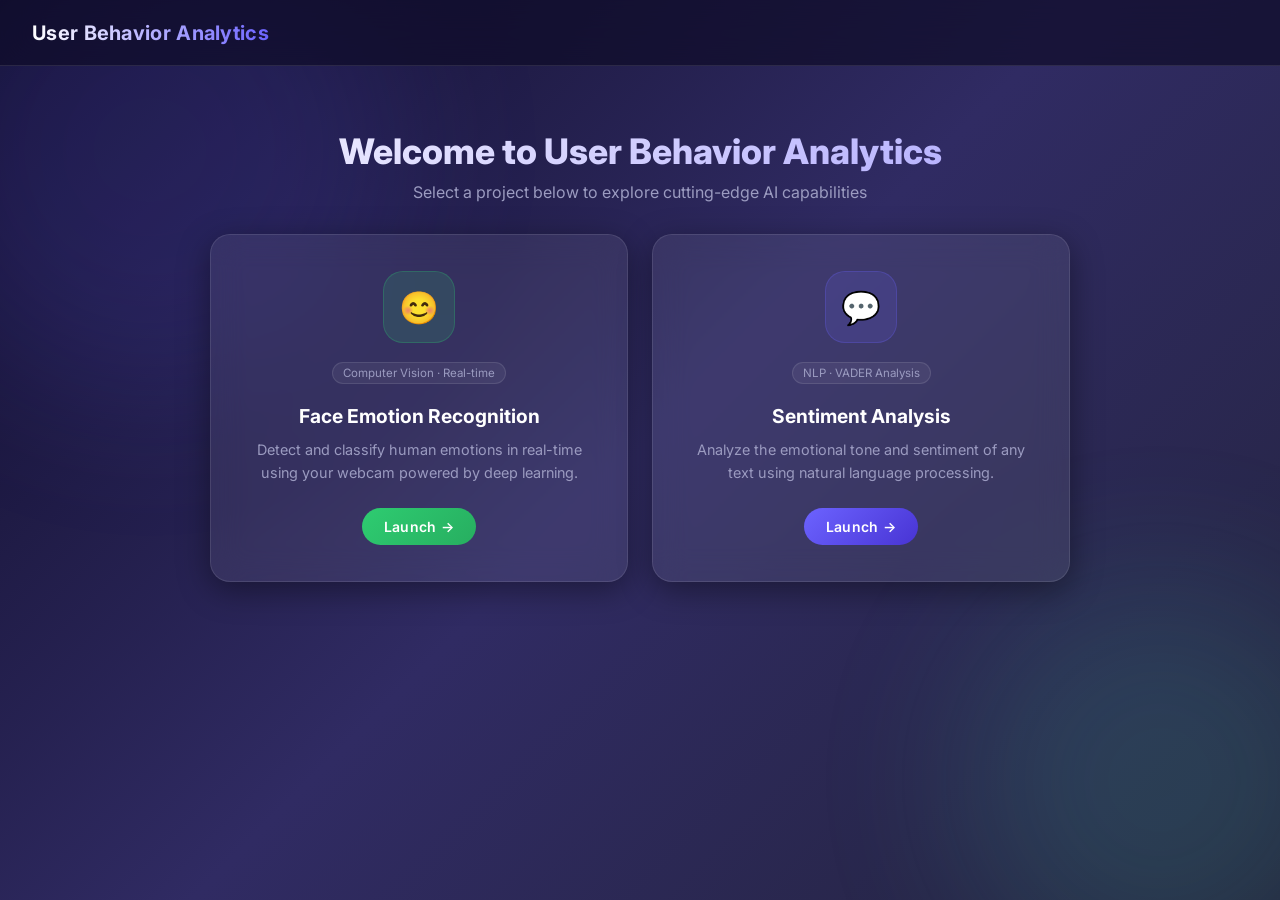
<file: templates/index.html>
<!DOCTYPE html>
<html lang="en">
<head>
  <meta charset="UTF-8"/>
  <meta name="viewport" content="width=device-width, initial-scale=1.0"/>
  <title>User Behavior</title>
  <link rel="stylesheet" href="/static/style.css"/>
</head>
<body>

<header>
  <h1>User Behavior Analytics</h1>
</header>

<main>
  <div class="hero">
    <h2>Welcome to User Behavior Analytics</h2>
    <p>Select a project below to explore cutting-edge AI capabilities</p>
  </div>

  <div class="project-grid">

    <div class="project-card" onclick="location.href='/emotion'">
      <div class="icon-wrap icon-green">😊</div>
      <div class="tag">Computer Vision · Real-time</div>
      <h3>Face Emotion Recognition</h3>
      <p>Detect and classify human emotions in real-time using your webcam powered by deep learning.</p>
      <a href="/emotion" class="btn btn-success">Launch →</a>
    </div>

    <div class="project-card" onclick="location.href='/sentiment'">
      <div class="icon-wrap icon-blue">💬</div>
      <div class="tag">NLP · VADER Analysis</div>
      <h3>Sentiment Analysis</h3>
      <p>Analyze the emotional tone and sentiment of any text using natural language processing.</p>
      <a href="/sentiment" class="btn btn-primary">Launch →</a>
    </div>

  </div>
</main>
</body>
</html>
</file>
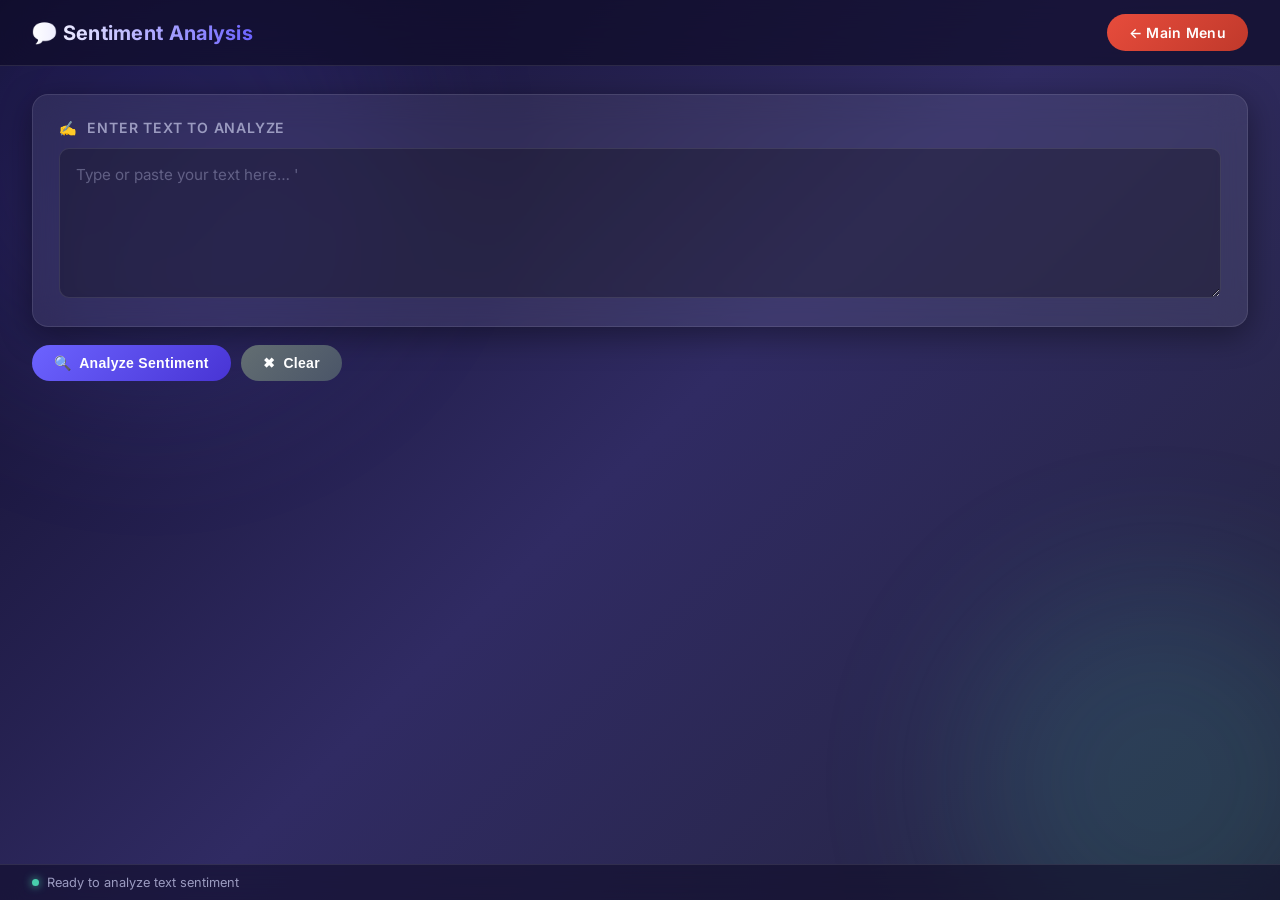
<file: templates/sentiment.html>
<!DOCTYPE html>
<html lang="en">
<head>
  <meta charset="UTF-8"/>
  <meta name="viewport" content="width=device-width, initial-scale=1.0"/>
  <title>Sentiment Analysis</title>
  <link rel="stylesheet" href="/static/style.css"/>
  <style>
    /* ── Face Card ───────────────────────────────────────────── */
    .face-card {
      display: flex;
      flex-direction: column;
      align-items: center;
      justify-content: center;
      gap: 12px;
      padding: 24px 16px;
      background: var(--glass);
      border: 1px solid var(--border);
      border-radius: var(--radius);
      backdrop-filter: blur(16px);
    }

    .face-svg-wrap {
      position: relative;
      width: 150px;
      height: 150px;
    }
    .face-svg-wrap svg {
      width: 100%;
      height: 100%;
      overflow: visible;
    }

    /* Smooth SVG transitions */
    #fc { transition: fill .55s ease, stroke .55s ease; }
    #fm { transition: d .55s cubic-bezier(.4,0,.2,1); }
    #fbl, #fbr { transition: d .45s cubic-bezier(.4,0,.2,1); }
    #fel, #fer { transition: ry .4s ease, cy .4s ease; }

    /* Glow ring behind face */
    .face-glow-ring {
      position: absolute;
      inset: -10px;
      border-radius: 50%;
      transition: box-shadow .55s ease;
      pointer-events: none;
    }

    .face-emotion-label {
      font-size: .72rem;
      font-weight: 700;
      text-transform: uppercase;
      letter-spacing: 1.2px;
      color: var(--muted);
    }
    .face-emotion-value {
      font-size: 1.15rem;
      font-weight: 800;
      transition: color .4s ease;
      text-align: center;
    }

    /* Bounce animation when face changes */
    @keyframes facePop {
      0%   { transform: scale(1); }
      40%  { transform: scale(1.12); }
      70%  { transform: scale(0.95); }
      100% { transform: scale(1); }
    }
    .face-pop { animation: facePop .45s ease; }

    /* ── Emotion chips ─────────────────────────────────────── */
    .emotion-chips {
      display: flex;
      flex-wrap: wrap;
      gap: 6px;
      margin-top: 6px;
    }
    .chip {
      display: inline-flex;
      align-items: center;
      gap: 5px;
      padding: 4px 11px;
      border-radius: 50px;
      font-size: .76rem;
      font-weight: 600;
      border: 1px solid rgba(255,255,255,.1);
      background: rgba(255,255,255,.06);
      color: var(--text);
      animation: fadeUp .3s ease;
    }
    .chip-dot { width: 7px; height: 7px; border-radius: 50%; flex-shrink:0; }
    .chip-count { opacity: .55; font-size: .7rem; }

    /* ── 3-col results grid ────────────────────────────────── */
    .results-grid {
      display: grid;
      grid-template-columns: 190px 1fr 1fr;
      gap: 20px;
      align-items: start;
    }
    @media (max-width: 820px) {
      .results-grid { grid-template-columns: 1fr; }
    }
  </style>
</head>
<body>

<header>
  <h1>💬 Sentiment Analysis</h1>
  <a href="/" class="btn btn-danger">← Main Menu</a>
</header>

<main>
  <div class="sentiment-layout">

    <!-- Input -->
    <div class="card input-card">
      <label for="textInput">✍️ &nbsp;Enter text to analyze</label>
      <textarea id="textInput"
        placeholder="Type or paste your text here… '"></textarea>
    </div>

    <!-- Buttons -->
    <div class="btn-row">
      <button class="btn btn-primary" onclick="analyze()">🔍 &nbsp;Analyze Sentiment</button>
      <button class="btn btn-gray"    onclick="clearAll()">✖ &nbsp;Clear</button>
    </div>

    <!-- Results -->
    <div class="card results-card" id="resultsCard">
      <div class="card-title">📊 &nbsp;Analysis Results</div>

      <div class="results-grid">

        <!-- Col 1: Animated Face -->
        <div class="face-card">
          <div class="face-svg-wrap" id="faceSvgWrap">
            <div class="face-glow-ring" id="faceGlowRing"></div>
            <svg viewBox="0 0 100 100" xmlns="http://www.w3.org/2000/svg">
              <!-- Head circle -->
              <circle id="fc" cx="50" cy="50" r="44"
                fill="#95a5a6" stroke="#7f8c8d" stroke-width="2.5"/>
              <!-- Cheeks (blush) -->
              <ellipse id="fck-l" cx="28" cy="58" rx="8" ry="5"
                fill="rgba(255,150,150,0)" style="transition:fill .5s"/>
              <ellipse id="fck-r" cx="72" cy="58" rx="8" ry="5"
                fill="rgba(255,150,150,0)" style="transition:fill .5s"/>
              <!-- Left eye -->
              <ellipse id="fel" cx="35" cy="40" rx="5" ry="6" fill="#2c3e50"/>
              <!-- Right eye -->
              <ellipse id="fer" cx="65" cy="40" rx="5" ry="6" fill="#2c3e50"/>
              <!-- Left pupil shine -->
              <circle cx="33" cy="38" r="1.5" fill="white" opacity=".7"/>
              <circle cx="63" cy="38" r="1.5" fill="white" opacity=".7"/>
              <!-- Left eyebrow -->
              <path id="fbl" d="M28,30 Q35,28 42,30"
                fill="none" stroke="#2c3e50" stroke-width="2.5" stroke-linecap="round"/>
              <!-- Right eyebrow -->
              <path id="fbr" d="M58,30 Q65,28 72,30"
                fill="none" stroke="#2c3e50" stroke-width="2.5" stroke-linecap="round"/>
              <!-- Mouth -->
              <path id="fm" d="M35,66 Q50,68 65,66"
                fill="none" stroke="#2c3e50" stroke-width="3" stroke-linecap="round"/>
              <!-- Sweat drop (hidden by default) -->
              <ellipse id="fsweat" cx="78" cy="30" rx="3" ry="4.5"
                fill="#7fb3d3" opacity="0" style="transition:opacity .4s"/>
            </svg>
          </div>
          <div class="face-emotion-label">Detected Emotion</div>
          <div class="face-emotion-value" id="faceEmotionValue" style="color:var(--muted)">—</div>
        </div>

        <!-- Col 2: Scores + Chips -->
        <div>
          <div class="score-row">
            <span class="score-label">Overall Sentiment</span>
            <span id="overallBadge" class="overall-badge">—</span>
          </div>
          <div class="score-row">
            <span class="score-label">Positive</span>
            <span class="score-value" id="posVal" style="color:var(--positive)">—</span>
          </div>
          <div class="score-row">
            <span class="score-label">Neutral</span>
            <span class="score-value" id="neuVal" style="color:var(--neutral)">—</span>
          </div>
          <div class="score-row">
            <span class="score-label">Negative</span>
            <span class="score-value" id="negVal" style="color:var(--negative)">—</span>
          </div>
          <div class="score-row">
            <span class="score-label">Compound</span>
            <span class="score-value" id="compVal" style="color:var(--accent)">—</span>
          </div>

          <div style="margin-top:16px">
            <div class="card-title" style="margin-bottom:8px">Detected Emotions</div>
            <div class="emotion-chips" id="emotionChips">
              <span style="color:var(--muted);font-size:.82rem">—</span>
            </div>
          </div>
        </div>

        <!-- Col 3: Bar chart -->
        <div>
          <div class="card-title">Distribution</div>
          <div class="bar-chart">
            <div class="bar-item">
              <div class="bar-item-label">
                <span>😊 Positive</span><span id="posBar">0%</span>
              </div>
              <div class="bar-track">
                <div class="bar-fill bar-pos" id="posBarFill"></div>
              </div>
            </div>
            <div class="bar-item">
              <div class="bar-item-label">
                <span>😐 Neutral</span><span id="neuBar">0%</span>
              </div>
              <div class="bar-track">
                <div class="bar-fill bar-neu" id="neuBarFill"></div>
              </div>
            </div>
            <div class="bar-item">
              <div class="bar-item-label">
                <span>😞 Negative</span><span id="negBar">0%</span>
              </div>
              <div class="bar-track">
                <div class="bar-fill bar-neg" id="negBarFill"></div>
              </div>
            </div>
          </div>
        </div>

      </div>
    </div>

  </div>
</main>

<footer id="statusBar">Ready to analyze text sentiment</footer>

<script>
const FACES = {
  // ── Very Happy / Excited ──────────────────────────────────
  excited: {
    fill:'#f5c842', stroke:'#d4a800', glow:'rgba(245,200,66,.55)',
    mouth:'M28,64 Q50,84 72,64',
    browL:'M28,28 Q35,23 42,28', browR:'M58,28 Q65,23 72,28',
    eyeRy:7, eyeCy:40, cheek:'rgba(255,120,120,.25)', sweat:0,
    label:'Very Happy 😄'
  },
  // ── Happy ─────────────────────────────────────────────────
  happy: {
    fill:'#f5c842', stroke:'#d4a800', glow:'rgba(245,200,66,.45)',
    mouth:'M32,65 Q50,79 68,65',
    browL:'M28,30 Q35,26 42,30', browR:'M58,30 Q65,26 72,30',
    eyeRy:6, eyeCy:40, cheek:'rgba(255,120,120,.18)', sweat:0,
    label:'Happy 😊'
  },
  // ── Sad / Disappointed ────────────────────────────────────
  sad: {
    fill:'#7fb3d3', stroke:'#4a90c4', glow:'rgba(127,179,211,.5)',
    mouth:'M33,72 Q50,61 67,72',
    browL:'M28,33 Q35,37 42,33', browR:'M58,33 Q65,37 72,33',
    eyeRy:5, eyeCy:41, cheek:'rgba(0,0,0,0)', sweat:0,
    label:'Sad 😢'
  },
  // ── Angry / Frustrated ────────────────────────────────────
  angry: {
    fill:'#e74c3c', stroke:'#a93226', glow:'rgba(231,76,60,.55)',
    mouth:'M32,71 Q50,61 68,71',
    browL:'M27,35 Q35,27 43,33', browR:'M57,33 Q65,27 73,35',
    eyeRy:5, eyeCy:41, cheek:'rgba(0,0,0,0)', sweat:0,
    label:'Angry 😠'
  },
  // ── Fearful / Anxious ─────────────────────────────────────
  fearful: {
    fill:'#f39c12', stroke:'#b7770d', glow:'rgba(243,156,18,.5)',
    mouth:'M37,68 Q50,64 63,68',
    browL:'M28,31 Q35,26 42,31', browR:'M58,31 Q65,26 72,31',
    eyeRy:8, eyeCy:39, cheek:'rgba(0,0,0,0)', sweat:.9,
    label:'Fearful 😨'
  },
  // ── Surprised ────────────────────────────────────────────
  surprised: {
    fill:'#9b59b6', stroke:'#6c3483', glow:'rgba(155,89,182,.5)',
    mouth:'M40,62 Q50,76 60,62',
    browL:'M28,27 Q35,21 42,27', browR:'M58,27 Q65,21 72,27',
    eyeRy:9, eyeCy:38, cheek:'rgba(0,0,0,0)', sweat:0,
    label:'Surprised 😲'
  },
  // ── Disgusted ────────────────────────────────────────────
  disgusted: {
    fill:'#8e44ad', stroke:'#5b2c6f', glow:'rgba(142,68,173,.5)',
    mouth:'M33,69 Q50,60 67,69',
    browL:'M28,33 Q35,30 42,33', browR:'M58,33 Q65,30 72,33',
    eyeRy:4, eyeCy:41, cheek:'rgba(0,0,0,0)', sweat:0,
    label:'Disgusted 🤢'
  },
  // ── Neutral ──────────────────────────────────────────────
  neutral: {
    fill:'#95a5a6', stroke:'#717d7e', glow:'rgba(149,165,166,.4)',
    mouth:'M35,66 Q50,68 65,66',
    browL:'M28,30 Q35,28 42,30', browR:'M58,30 Q65,28 72,30',
    eyeRy:6, eyeCy:40, cheek:'rgba(0,0,0,0)', sweat:0,
    label:'Neutral 😐'
  },
  // ── Bored ────────────────────────────────────────────────
  bored: {
    fill:'#bdc3c7', stroke:'#95a5a6', glow:'rgba(189,195,199,.35)',
    mouth:'M35,67 Q50,65 65,67',
    browL:'M28,31 Q35,30 42,31', browR:'M58,31 Q65,30 72,31',
    eyeRy:3, eyeCy:41, cheek:'rgba(0,0,0,0)', sweat:0,
    label:'Bored 😑'
  },
  // ── Loved ────────────────────────────────────────────────
  loved: {
    fill:'#e91e8c', stroke:'#ad1457', glow:'rgba(233,30,140,.5)',
    mouth:'M30,64 Q50,80 70,64',
    browL:'M28,29 Q35,25 42,29', browR:'M58,29 Q65,25 72,29',
    eyeRy:6, eyeCy:40, cheek:'rgba(255,100,180,.3)', sweat:0,
    label:'Loved 🥰'
  },
  // ── Fearless / Confident ─────────────────────────────────
  fearless: {
    fill:'#1abc9c', stroke:'#148f77', glow:'rgba(26,188,156,.5)',
    mouth:'M32,65 Q50,78 68,65',
    browL:'M28,30 Q35,26 42,30', browR:'M58,30 Q65,26 72,30',
    eyeRy:6, eyeCy:40, cheek:'rgba(0,0,0,0)', sweat:0,
    label:'Confident 😎'
  }
};

/* ── Emotion category → face key ─────────────────────────── */
const EMO_TO_FACE = {
  happy:'happy', sad:'sad', angry:'angry', fearful:'fearful',
  surprise:'surprised', disgusted:'disgusted', neutral:'neutral',
  excited:'excited', bored:'bored', fearless:'fearless',
  alone:'sad', loved:'loved', attached:'loved', free:'fearless',
  adequate:'neutral', focused:'fearless', independent:'fearless',
  powerless:'sad', belittled:'sad', demoralized:'sad',
  cheated:'angry', hated:'sad', embarrassed:'fearful',
  anxious:'fearful', lustful:'excited', obsessed:'excited',
  apathetic:'bored', average:'neutral', esteemed:'happy',
  codependent:'sad', safe:'happy', lost:'sad', derailed:'sad',
  burdened:'angry', entitled:'angry', ecstatic:'excited',
  singled:'sad', safe:'happy'
};

/* ── Chip colors ─────────────────────────────────────────── */
const CHIP_COLOR = {
  happy:'#f5c842', sad:'#7fb3d3', angry:'#e74c3c', fearful:'#f39c12',
  surprise:'#9b59b6', disgusted:'#8e44ad', neutral:'#95a5a6',
  excited:'#2ecc71', bored:'#bdc3c7', fearless:'#1abc9c',
  alone:'#7fb3d3', loved:'#e91e8c', attached:'#e91e8c',
  free:'#1abc9c', adequate:'#3498db', focused:'#3498db',
  independent:'#1abc9c', powerless:'#e74c3c', belittled:'#e74c3c',
  demoralized:'#e74c3c', cheated:'#e74c3c', hated:'#e74c3c',
  embarrassed:'#f39c12', anxious:'#f39c12', lustful:'#e91e8c',
  obsessed:'#9b59b6', apathetic:'#95a5a6', average:'#95a5a6',
  esteemed:'#2ecc71', codependent:'#f39c12', safe:'#2ecc71',
  lost:'#7fb3d3', derailed:'#e74c3c', burdened:'#f39c12',
  entitled:'#e74c3c', ecstatic:'#2ecc71', singled:'#f39c12'
};

/* ── Apply face ──────────────────────────────────────────── */
function applyFace(key) {
  const f = FACES[key] || FACES.neutral;

  document.getElementById('fc').setAttribute('fill',   f.fill);
  document.getElementById('fc').setAttribute('stroke', f.stroke);
  document.getElementById('fm').setAttribute('d',      f.mouth);
  document.getElementById('fbl').setAttribute('d',     f.browL);
  document.getElementById('fbr').setAttribute('d',     f.browR);
  document.getElementById('fel').setAttribute('ry',    f.eyeRy);
  document.getElementById('fer').setAttribute('ry',    f.eyeRy);
  document.getElementById('fel').setAttribute('cy',    f.eyeCy);
  document.getElementById('fer').setAttribute('cy',    f.eyeCy);
  document.getElementById('fck-l').setAttribute('fill', f.cheek);
  document.getElementById('fck-r').setAttribute('fill', f.cheek);
  document.getElementById('fsweat').style.opacity = f.sweat;
  document.getElementById('faceGlowRing').style.boxShadow = `0 0 30px 10px ${f.glow}`;

  const val = document.getElementById('faceEmotionValue');
  val.textContent = f.label;
  val.style.color = f.stroke;

  // Pop animation
  const wrap = document.getElementById('faceSvgWrap');
  wrap.classList.remove('face-pop');
  void wrap.offsetWidth; // reflow
  wrap.classList.add('face-pop');
}

/* ── Pick face from compound + NLTK emotions ─────────────── */
function pickFace(compound, emos, topEmo) {
  // 1. Strong compound → direct mapping
  if (compound >= 0.7)  return 'excited';
  if (compound >= 0.3)  return 'happy';
  if (compound >= 0.05) return 'happy';
  if (compound <= -0.7) {
    // Check if angry-type emotions dominate
    const angryScore = (emos.angry||0) + (emos.cheated||0) +
                       (emos.burdened||0) + (emos.demoralized||0) +
                       (emos.powerless||0) + (emos.hated||0);
    const sadScore   = (emos.sad||0) + (emos.alone||0) +
                       (emos.belittled||0) + (emos.lost||0);
    return angryScore >= sadScore ? 'angry' : 'sad';
  }
  if (compound <= -0.3) return 'sad';
  if (compound <= -0.05) return 'sad';

  // 2. Neutral compound → use NLTK top emotion
  if (topEmo && EMO_TO_FACE[topEmo]) return EMO_TO_FACE[topEmo];

  // 3. Fallback: use highest scoring NLTK emotion
  if (Object.keys(emos).length > 0) {
    const top = Object.entries(emos).sort((a,b) => b[1]-a[1])[0][0];
    if (EMO_TO_FACE[top]) return EMO_TO_FACE[top];
  }

  return 'neutral';
}

/* ── Main analyze ────────────────────────────────────────── */
async function analyze() {
  const text = document.getElementById('textInput').value.trim();
  if (!text) { showToast('Please enter some text to analyze.'); return; }

  document.getElementById('statusBar').textContent = '⏳ Analyzing…';

  let data;
  try {
    const res = await fetch('/api/analyze', {
      method: 'POST',
      headers: { 'Content-Type': 'application/json' },
      body: JSON.stringify({ text })
    });
    data = await res.json();
  } catch(e) {
    showToast('Server error. Is app.py running?');
    return;
  }
  if (data.error) { showToast(data.error); return; }

  // Scores
  document.getElementById('posVal').textContent  = data.positive + '%';
  document.getElementById('neuVal').textContent  = data.neutral  + '%';
  document.getElementById('negVal').textContent  = data.negative + '%';
  document.getElementById('compVal').textContent = data.compound;

  setBar('posBarFill', 'posBar', data.positive);
  setBar('neuBarFill', 'neuBar', data.neutral);
  setBar('negBarFill', 'negBar', data.negative);

  // Overall badge
  const badge = document.getElementById('overallBadge');
  const BADGE_MAP = {
    Positive: ['✅ Positive', 'badge-positive'],
    Neutral:  ['➖ Neutral',  'badge-neutral'],
    Negative: ['❌ Negative', 'badge-negative']
  };
  badge.className   = 'overall-badge ' + BADGE_MAP[data.overall][1];
  badge.textContent = BADGE_MAP[data.overall][0];

  // ── Face ──────────────────────────────────────────────────
  const compound = parseFloat(data.compound);
  const emos     = data.emotions   || {};
  const topEmo   = data.top_emotion || '';
  const faceKey  = pickFace(compound, emos, topEmo);
  applyFace(faceKey);

  // ── Emotion chips ─────────────────────────────────────────
  const chips = document.getElementById('emotionChips');
  if (Object.keys(emos).length === 0) {
    chips.innerHTML = '<span style="color:var(--muted);font-size:.82rem">No specific emotions detected</span>';
  } else {
    chips.innerHTML = Object.entries(emos)
      .sort((a,b) => b[1]-a[1])
      .slice(0, 12)
      .map(([e, c]) => {
        const col = CHIP_COLOR[e] || '#6c63ff';
        return `<span class="chip">
          <span class="chip-dot" style="background:${col};box-shadow:0 0 5px ${col}"></span>
          ${e}<span class="chip-count">&nbsp;×${c}</span>
        </span>`;
      }).join('');
  }

  document.getElementById('resultsCard').classList.add('visible');
  document.getElementById('statusBar').textContent = '✅ Analysis complete.';
}

function setBar(fillId, labelId, val) {
  document.getElementById(fillId).style.width  = val + '%';
  document.getElementById(labelId).textContent = val + '%';
}

function clearAll() {
  document.getElementById('textInput').value = '';
  document.getElementById('resultsCard').classList.remove('visible');
  document.getElementById('statusBar').textContent = 'Ready to analyze text sentiment';
}

function showToast(msg) {
  const t = document.createElement('div');
  t.textContent = msg;
  Object.assign(t.style, {
    position:'fixed', bottom:'24px', left:'50%', transform:'translateX(-50%)',
    background:'rgba(231,76,60,.92)', color:'#fff', padding:'10px 22px',
    borderRadius:'50px', fontSize:'.88rem', fontWeight:'600',
    backdropFilter:'blur(10px)', zIndex:'999'
  });
  document.body.appendChild(t);
  setTimeout(() => t.remove(), 3000);
}

// Ctrl+Enter shortcut
document.addEventListener('keydown', e => {
  if (e.ctrlKey && e.key === 'Enter') analyze();
});
</script>

</body>
</html>
</file>
<file: static/style.css>
@import url('https://fonts.googleapis.com/css2?family=Inter:wght@300;400;500;600;700;800&display=swap');

*, *::before, *::after { box-sizing: border-box; margin: 0; padding: 0; }

:root {
  --bg-1:      #0f0c29;
  --bg-2:      #302b63;
  --bg-3:      #24243e;
  --glass:     rgba(255,255,255,0.07);
  --glass-b:   rgba(255,255,255,0.12);
  --border:    rgba(255,255,255,0.10);
  --accent:    #6c63ff;
  --accent2:   #48cfad;
  --text:      #f0f0f0;
  --muted:     #9b9bc0;
  --positive:  #2ecc71;
  --neutral:   #f39c12;
  --negative:  #e74c3c;
  --success:   #2ecc71;
  --danger:    #e74c3c;
  --primary:   #6c63ff;
  --gray:      #636e72;
  --radius:    16px;
  --radius-sm: 10px;
  --shadow:    0 8px 32px rgba(0,0,0,0.4);
  --glow:      0 0 20px rgba(108,99,255,0.3);
}

/* ── Base ─────────────────────────────────────────────────── */
html { scroll-behavior: smooth; }

body {
  font-family: 'Inter', 'Segoe UI', sans-serif;
  background: linear-gradient(135deg, var(--bg-1) 0%, var(--bg-2) 50%, var(--bg-3) 100%);
  background-attachment: fixed;
  color: var(--text);
  min-height: 100vh;
  display: flex;
  flex-direction: column;
}

/* Animated background blobs */
body::before, body::after {
  content: '';
  position: fixed;
  border-radius: 50%;
  filter: blur(80px);
  opacity: 0.15;
  pointer-events: none;
  z-index: 0;
}
body::before {
  width: 500px; height: 500px;
  background: var(--accent);
  top: -100px; left: -100px;
  animation: blob1 12s ease-in-out infinite alternate;
}
body::after {
  width: 400px; height: 400px;
  background: var(--accent2);
  bottom: -80px; right: -80px;
  animation: blob2 10s ease-in-out infinite alternate;
}
@keyframes blob1 { to { transform: translate(60px, 80px) scale(1.1); } }
@keyframes blob2 { to { transform: translate(-60px, -60px) scale(1.15); } }

header, main, footer { position: relative; z-index: 1; }

/* ── Header ──────────────────────────────────────────────── */
header {
  background: rgba(15,12,41,0.7);
  backdrop-filter: blur(20px);
  -webkit-backdrop-filter: blur(20px);
  border-bottom: 1px solid var(--border);
  padding: 0 32px;
  height: 66px;
  display: flex;
  align-items: center;
  justify-content: space-between;
  flex-shrink: 0;
}
header h1 {
  font-size: 1.25rem;
  font-weight: 700;
  background: linear-gradient(90deg, #fff 0%, var(--accent) 100%);
  -webkit-background-clip: text;
  -webkit-text-fill-color: transparent;
  background-clip: text;
  letter-spacing: .3px;
}

/* ── Buttons ─────────────────────────────────────────────── */
.btn {
  display: inline-flex;
  align-items: center;
  gap: 7px;
  padding: 10px 22px;
  border: none;
  border-radius: 50px;
  font-size: .875rem;
  font-weight: 600;
  cursor: pointer;
  transition: all .22s ease;
  text-decoration: none;
  color: #fff;
  letter-spacing: .3px;
  position: relative;
  overflow: hidden;
}
.btn::after {
  content: '';
  position: absolute;
  inset: 0;
  background: rgba(255,255,255,0);
  transition: background .2s;
}
.btn:hover::after  { background: rgba(255,255,255,0.1); }
.btn:hover         { transform: translateY(-2px); box-shadow: 0 6px 20px rgba(0,0,0,0.3); }
.btn:active        { transform: translateY(0); }

.btn-primary { background: linear-gradient(135deg, #6c63ff, #4834d4); }
.btn-success { background: linear-gradient(135deg, #2ecc71, #27ae60); }
.btn-danger  { background: linear-gradient(135deg, #e74c3c, #c0392b); }
.btn-gray    { background: linear-gradient(135deg, #636e72, #4a5568); }
.btn-accent  { background: linear-gradient(135deg, #48cfad, #2ecc71); }

/* ── Main ────────────────────────────────────────────────── */
main { flex: 1; padding: 28px 32px; }

/* ── Glass Card ──────────────────────────────────────────── */
.card {
  background: var(--glass);
  backdrop-filter: blur(16px);
  -webkit-backdrop-filter: blur(16px);
  border: 1px solid var(--border);
  border-radius: var(--radius);
  padding: 24px 26px;
  box-shadow: var(--shadow);
}
.card-title {
  font-size: .78rem;
  font-weight: 700;
  color: var(--muted);
  text-transform: uppercase;
  letter-spacing: 1px;
  margin-bottom: 14px;
}

/* ── Footer ──────────────────────────────────────────────── */
footer {
  background: rgba(15,12,41,0.6);
  backdrop-filter: blur(12px);
  border-top: 1px solid var(--border);
  padding: 10px 32px;
  font-size: .8rem;
  color: var(--muted);
  flex-shrink: 0;
  display: flex;
  align-items: center;
  gap: 8px;
}
footer::before {
  content: '';
  width: 7px; height: 7px;
  border-radius: 50%;
  background: var(--accent2);
  box-shadow: 0 0 8px var(--accent2);
  flex-shrink: 0;
}

/* ══════════════════════════════════════════════════════════
   INDEX PAGE
══════════════════════════════════════════════════════════ */
.hero {
  text-align: center;
  padding: 36px 0 32px;
}
.hero-badge {
  display: inline-block;
  background: rgba(108,99,255,0.15);
  border: 1px solid rgba(108,99,255,0.3);
  color: #a29bfe;
  font-size: .78rem;
  font-weight: 600;
  padding: 5px 16px;
  border-radius: 50px;
  letter-spacing: 1px;
  text-transform: uppercase;
  margin-bottom: 16px;
}
.hero h2 {
  font-size: 2.2rem;
  font-weight: 800;
  background: linear-gradient(135deg, #fff 0%, #a29bfe 100%);
  -webkit-background-clip: text;
  -webkit-text-fill-color: transparent;
  background-clip: text;
  margin-bottom: 10px;
  line-height: 1.2;
}
.hero p { color: var(--muted); font-size: 1rem; }

.project-grid {
  display: grid;
  grid-template-columns: repeat(auto-fit, minmax(300px, 1fr));
  gap: 24px;
  max-width: 860px;
  margin: 0 auto;
}

.project-card {
  background: var(--glass);
  backdrop-filter: blur(16px);
  border: 1px solid var(--border);
  border-radius: 20px;
  padding: 36px 30px;
  text-align: center;
  box-shadow: var(--shadow);
  transition: transform .25s ease, box-shadow .25s ease, border-color .25s;
  cursor: pointer;
}
.project-card:hover {
  transform: translateY(-6px);
  box-shadow: 0 16px 48px rgba(0,0,0,0.5), var(--glow);
  border-color: rgba(108,99,255,0.35);
}
.project-card .icon-wrap {
  width: 72px; height: 72px;
  border-radius: 20px;
  display: flex; align-items: center; justify-content: center;
  font-size: 2rem;
  margin: 0 auto 18px;
}
.icon-green { background: rgba(46,204,113,0.15); border: 1px solid rgba(46,204,113,0.25); }
.icon-blue  { background: rgba(108,99,255,0.15); border: 1px solid rgba(108,99,255,0.25); }

.project-card h3 {
  font-size: 1.2rem;
  font-weight: 700;
  margin-bottom: 10px;
  color: #fff;
}
.project-card p {
  color: var(--muted);
  font-size: .9rem;
  line-height: 1.6;
  margin-bottom: 24px;
}
.project-card .tag {
  display: inline-block;
  background: rgba(255,255,255,0.06);
  border: 1px solid var(--border);
  color: var(--muted);
  font-size: .72rem;
  padding: 3px 10px;
  border-radius: 50px;
  margin-bottom: 20px;
}

/* ══════════════════════════════════════════════════════════
   SENTIMENT PAGE
══════════════════════════════════════════════════════════ */
.sentiment-layout {
  display: grid;
  grid-template-rows: auto auto 1fr;
  gap: 18px;
}

.input-card label {
  display: block;
  font-weight: 600;
  font-size: .88rem;
  color: var(--muted);
  text-transform: uppercase;
  letter-spacing: .8px;
  margin-bottom: 12px;
}
textarea {
  width: 100%;
  height: 150px;
  background: rgba(0,0,0,0.25);
  color: var(--text);
  border: 1.5px solid var(--border);
  border-radius: var(--radius-sm);
  padding: 14px 16px;
  font-size: .95rem;
  resize: vertical;
  outline: none;
  font-family: 'Inter', sans-serif;
  transition: border-color .2s, box-shadow .2s;
  line-height: 1.6;
}
textarea:focus {
  border-color: var(--accent);
  box-shadow: 0 0 0 3px rgba(108,99,255,0.15);
}
textarea::placeholder { color: rgba(155,155,192,0.5); }

.btn-row { display: flex; gap: 10px; flex-wrap: wrap; }

.results-card { display: none; }
.results-card.visible {
  display: block;
  animation: fadeUp .35s ease;
}
@keyframes fadeUp {
  from { opacity: 0; transform: translateY(12px); }
  to   { opacity: 1; transform: translateY(0); }
}

.results-inner {
  display: grid;
  grid-template-columns: 1fr 1fr;
  gap: 28px;
  align-items: start;
}
@media (max-width: 640px) { .results-inner { grid-template-columns: 1fr; } }

.score-row {
  display: flex;
  align-items: center;
  justify-content: space-between;
  padding: 11px 0;
  border-bottom: 1px solid rgba(255,255,255,0.06);
}
.score-row:last-child { border-bottom: none; }
.score-label { font-size: .9rem; color: var(--muted); }
.score-value { font-weight: 700; font-size: 1rem; }

.overall-badge {
  display: inline-flex;
  align-items: center;
  gap: 6px;
  padding: 6px 16px;
  border-radius: 50px;
  font-weight: 700;
  font-size: .95rem;
}
.badge-positive { background: rgba(46,204,113,0.15);  color: var(--positive); border: 1px solid rgba(46,204,113,0.3); }
.badge-neutral  { background: rgba(243,156,18,0.15);  color: var(--neutral);  border: 1px solid rgba(243,156,18,0.3); }
.badge-negative { background: rgba(231,76,60,0.15);   color: var(--negative); border: 1px solid rgba(231,76,60,0.3); }

/* Bar chart */
.bar-chart { display: flex; flex-direction: column; gap: 16px; }
.bar-item-label {
  display: flex;
  justify-content: space-between;
  font-size: .82rem;
  margin-bottom: 6px;
  color: var(--muted);
  font-weight: 500;
}
.bar-track {
  background: rgba(255,255,255,0.06);
  border-radius: 50px;
  height: 10px;
  overflow: hidden;
}
.bar-fill {
  height: 100%;
  border-radius: 50px;
  transition: width .7s cubic-bezier(.4,0,.2,1);
  width: 0%;
}
.bar-pos { background: linear-gradient(90deg, #27ae60, #2ecc71); }
.bar-neu { background: linear-gradient(90deg, #e67e22, #f39c12); }
.bar-neg { background: linear-gradient(90deg, #c0392b, #e74c3c); }

/* ══════════════════════════════════════════════════════════
   EMOTION PAGE
══════════════════════════════════════════════════════════ */
.emotion-layout {
  display: grid;
  grid-template-columns: 1fr 300px;
  gap: 20px;
  height: calc(100vh - 130px);
}
@media (max-width: 900px) {
  .emotion-layout { grid-template-columns: 1fr; height: auto; }
}

.video-card { display: flex; flex-direction: column; }

#video-feed {
  width: 100%;
  border-radius: var(--radius-sm);
  background: #000;
  flex: 1;
  object-fit: cover;
  display: none;
  border: 1px solid var(--border);
}
#video-placeholder {
  width: 100%;
  flex: 1;
  min-height: 360px;
  background: rgba(0,0,0,0.3);
  border-radius: var(--radius-sm);
  border: 2px dashed rgba(255,255,255,0.1);
  display: flex;
  flex-direction: column;
  align-items: center;
  justify-content: center;
  color: var(--muted);
  gap: 10px;
}
#video-placeholder .ph-icon { font-size: 2.5rem; opacity: .5; }
#video-placeholder span     { font-size: .9rem; }

.ctrl-row { display: flex; gap: 10px; margin-top: 14px; flex-wrap: wrap; }

.right-panel { display: flex; flex-direction: column; gap: 16px; overflow-y: auto; }

/* Current emotion card */
.emotion-badge-card {
  text-align: center;
  padding: 24px 16px;
  position: relative;
  overflow: hidden;
}
.emotion-badge-card::before {
  content: '';
  position: absolute;
  inset: 0;
  background: radial-gradient(circle at 50% 0%, rgba(108,99,255,0.15), transparent 70%);
  pointer-events: none;
}
.emotion-badge-card .label {
  font-size: .72rem;
  font-weight: 700;
  color: var(--muted);
  text-transform: uppercase;
  letter-spacing: 1.2px;
  margin-bottom: 10px;
}
.emotion-badge-card .value {
  font-size: 1.8rem;
  font-weight: 800;
  color: var(--accent);
  transition: color .4s ease;
  line-height: 1;
}
.emotion-badge-card .emoji {
  font-size: 2.4rem;
  margin-bottom: 8px;
  display: block;
  transition: all .3s;
}

/* Stats */
.stat-item {
  display: flex;
  align-items: center;
  gap: 10px;
  padding: 9px 0;
  border-bottom: 1px solid rgba(255,255,255,0.05);
  font-size: .86rem;
}
.stat-item:last-child { border-bottom: none; }
.stat-dot {
  width: 9px; height: 9px;
  border-radius: 50%;
  flex-shrink: 0;
  box-shadow: 0 0 6px currentColor;
}
.stat-name  { flex: 1; text-transform: capitalize; color: var(--text); }
.stat-bar-wrap { flex: 1; }
.stat-mini-bar {
  height: 4px;
  border-radius: 50px;
  transition: width .5s ease;
}
.stat-count { font-weight: 700; font-size: .82rem; color: var(--muted); min-width: 40px; text-align: right; }

/* Pulse animation for active emotion */
@keyframes pulse-glow {
  0%, 100% { text-shadow: 0 0 10px currentColor; }
  50%       { text-shadow: 0 0 25px currentColor, 0 0 50px currentColor; }
}
.emotion-active { animation: pulse-glow 2s ease-in-out infinite; }
</file>
